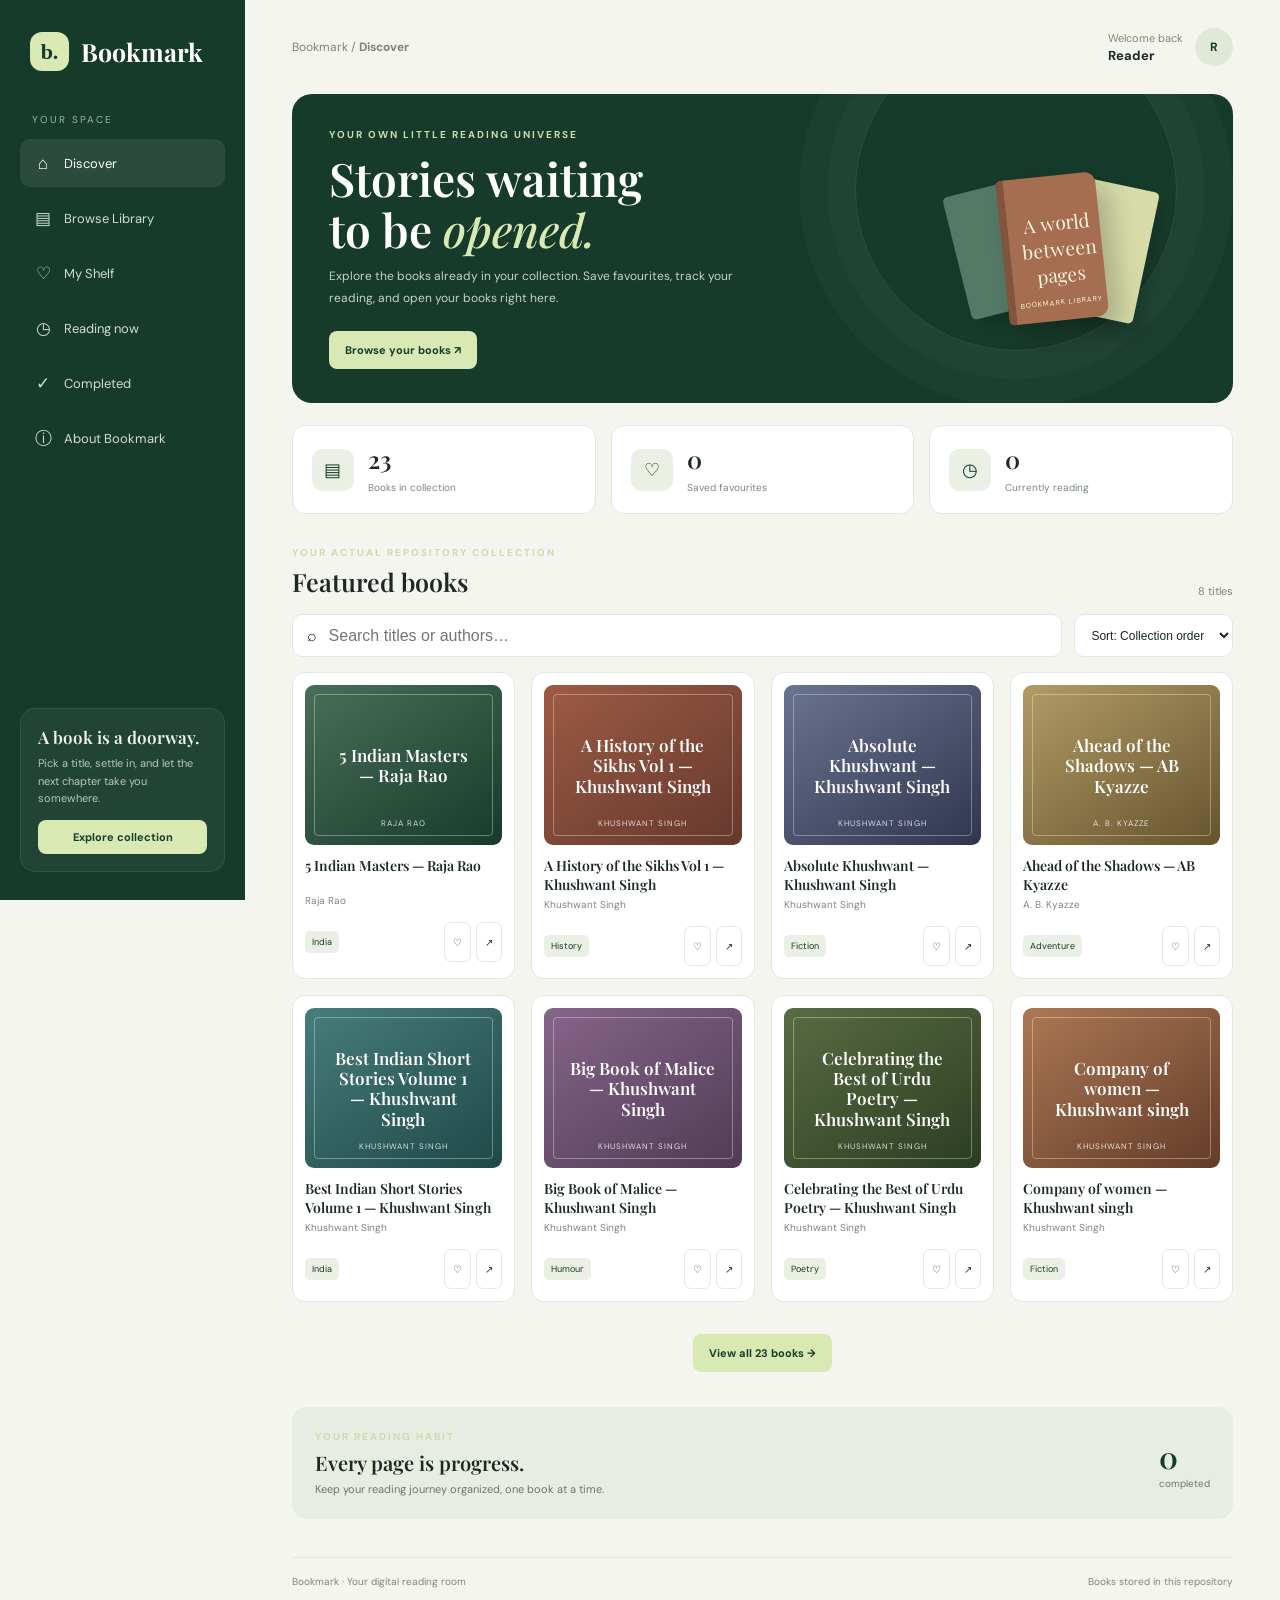
<file: index.html>
<!DOCTYPE html><html lang="en"><head><meta charset="UTF-8"><meta name="viewport" content="width=device-width,initial-scale=1"><meta name="theme-color" content="#10271d"><title>Discover — Bookmark</title><link href="https://fonts.googleapis.com/css2?family=DM+Sans:wght@400;500;600;700&family=Playfair+Display:wght@500;600;700&display=swap" rel="stylesheet"><link rel="stylesheet" href="library.css"></head><body data-view="discover"><div class="layout"><aside class="sidebar"><a class="logo" href="index.html"><span class="logo-icon">b.</span> Bookmark</a><div class="side-label">YOUR SPACE</div><nav class="nav"><a href="index.html" class="active"><span class="symbol">⌂</span>Discover</a><a href="browse.html"><span class="symbol">▤</span>Browse Library</a><a href="shelf.html" ><span class="symbol">♡</span>My Shelf</a><a href="reading.html" ><span class="symbol">◷</span>Reading now</a><a href="completed.html" ><span class="symbol">✓</span>Completed</a><a href="about.html"><span class="symbol">ⓘ</span>About Bookmark</a></nav><div class="sidebar-bottom"><h3>A book is a doorway.</h3><p>Pick a title, settle in, and let the next chapter take you somewhere.</p><a href="browse.html">Explore collection</a></div></aside><main><header class="top"><div class="breadcrumb">Bookmark / <strong id="pageName">Discover</strong></div><div class="profile-area"><div class="welcome">Welcome back<strong>Reader</strong></div><div class="profile">R</div></div></header><section class="hero"><div class="hero-copy"><div class="eyebrow">Your own little reading universe</div><h1>Stories waiting<br>to be <em>opened.</em></h1><p>Explore the books already in your collection. Save favourites, track your reading, and open your books right here.</p><a class="hero-button" href="browse.html">Browse your books ↗</a></div><div class="hero-art"><div class="stack2"></div><div class="stack3"></div><div class="book-stack">A world<br>between<br>pages</div></div></section><section class="stats"><div class="stat"><div class="stat-icon">▤</div><div><strong id="total">0</strong><span>Books in collection</span></div></div><div class="stat"><div class="stat-icon">♡</div><div><strong id="favCount">0</strong><span>Saved favourites</span></div></div><div class="stat"><div class="stat-icon">◷</div><div><strong id="readingCount">0</strong><span>Currently reading</span></div></div></section><section id="library"><div class="section-head"><div><div class="eyebrow">Your actual repository collection</div><h2 id="sectionTitle">All books</h2></div><p id="bookCount">—</p></div><div class="toolbar"><label class="search">⌕ <input id="search" placeholder="Search titles or authors…"></label><select class="select" id="sort"><option value="default">Sort: Collection order</option><option value="title">Title A–Z</option><option value="author">Author A–Z</option></select></div><div class="filters" id="filters" style="display:none"></div><div class="grid" id="grid"></div><div style="display:flex;justify-content:center;margin-top:22px"><a class="hero-button" href="browse.html">View all 23 books →</a></div></section><section class="reading-strip"><div><div class="eyebrow">Your reading habit</div><h3>Every page is progress.</h3><p>Keep your reading journey organized, one book at a time.</p></div><div><div class="strip-count" id="completedNum">0</div><p style="font-size:10px;color:#6b7a6e">completed</p></div></section><footer><span>Bookmark · Your digital reading room</span><span>Books stored in this repository</span></footer></main></div><div class="modal" id="modal" onclick="if(event.target===this)closeModal()"><div class="modal-box"><div class="modal-head"><span class="eyebrow">BOOK DETAILS</span><button class="close" onclick="closeModal()">×</button></div><div id="detail"></div></div></div><script src="app.js"></script></body></html>
</file>
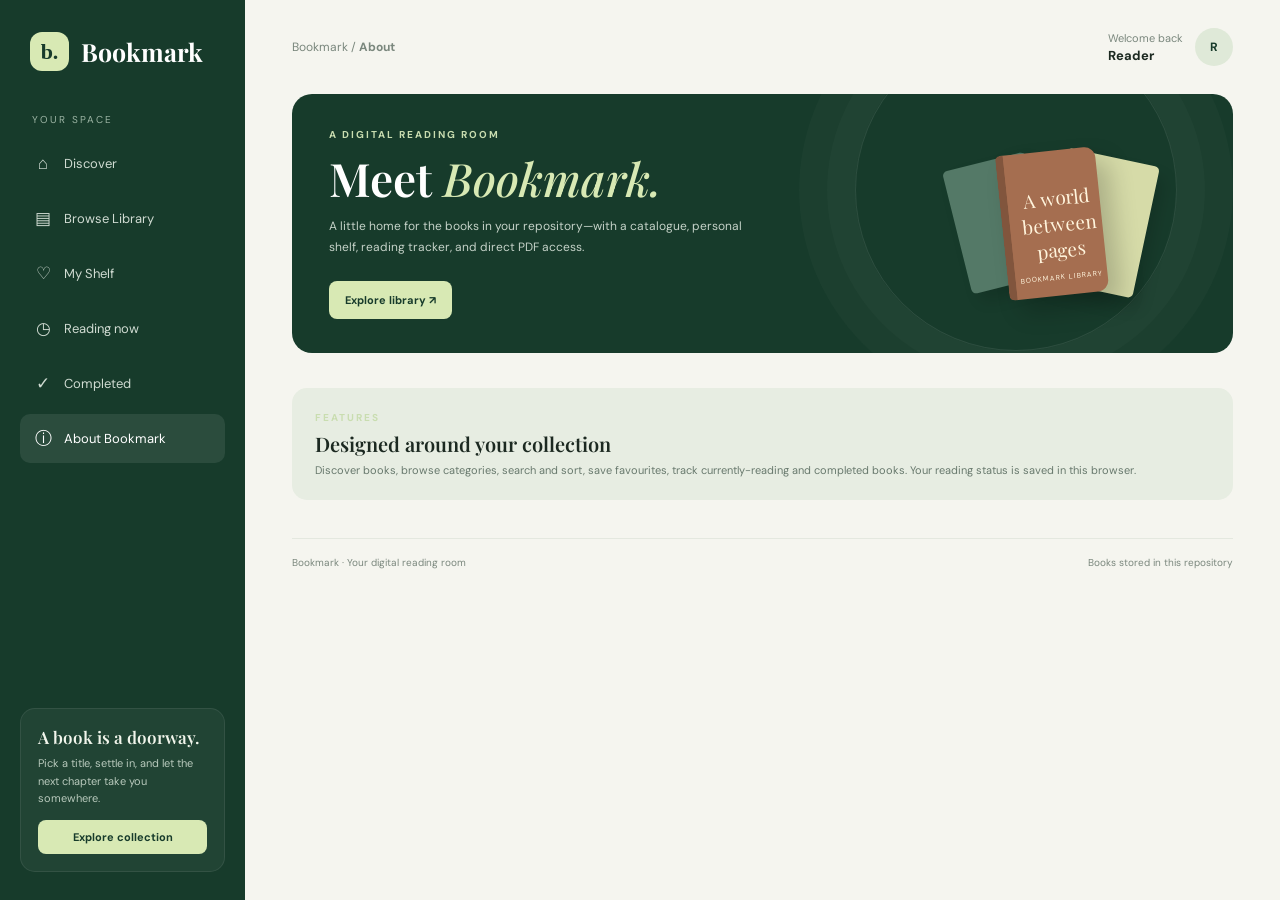
<file: about.html>
<!DOCTYPE html><html lang="en"><head><meta charset="UTF-8"><meta name="viewport" content="width=device-width,initial-scale=1"><title>About Bookmark</title><link href="https://fonts.googleapis.com/css2?family=DM+Sans:wght@400;500;600;700&family=Playfair+Display:wght@500;600;700&display=swap" rel="stylesheet"><link rel="stylesheet" href="library.css"></head><body><div class="layout"><aside class="sidebar"><a class="logo" href="index.html"><span class="logo-icon">b.</span> Bookmark</a><div class="side-label">YOUR SPACE</div><nav class="nav"><a href="index.html"><span class="symbol">⌂</span>Discover</a><a href="browse.html"><span class="symbol">▤</span>Browse Library</a><a href="shelf.html"><span class="symbol">♡</span>My Shelf</a><a href="reading.html"><span class="symbol">◷</span>Reading now</a><a href="completed.html"><span class="symbol">✓</span>Completed</a><a href="about.html" class="active"><span class="symbol">ⓘ</span>About Bookmark</a></nav><div class="sidebar-bottom"><h3>A book is a doorway.</h3><p>Pick a title, settle in, and let the next chapter take you somewhere.</p><a href="browse.html">Explore collection</a></div></aside><main><header class="top"><div class="breadcrumb">Bookmark / <strong>About</strong></div><div class="profile-area"><div class="welcome">Welcome back<strong>Reader</strong></div><div class="profile">R</div></div></header><section class="hero"><div class="hero-copy"><div class="eyebrow">A digital reading room</div><h1>Meet <em>Bookmark.</em></h1><p>A little home for the books in your repository—with a catalogue, personal shelf, reading tracker, and direct PDF access.</p><a class="hero-button" href="browse.html">Explore library ↗</a></div><div class="hero-art"><div class="stack2"></div><div class="stack3"></div><div class="book-stack">A world<br>between<br>pages</div></div></section><section class="reading-strip"><div><div class="eyebrow">Features</div><h3>Designed around your collection</h3><p>Discover books, browse categories, search and sort, save favourites, track currently-reading and completed books. Your reading status is saved in this browser.</p></div></section><footer><span>Bookmark · Your digital reading room</span><span>Books stored in this repository</span></footer></main></div></body></html>
</file>
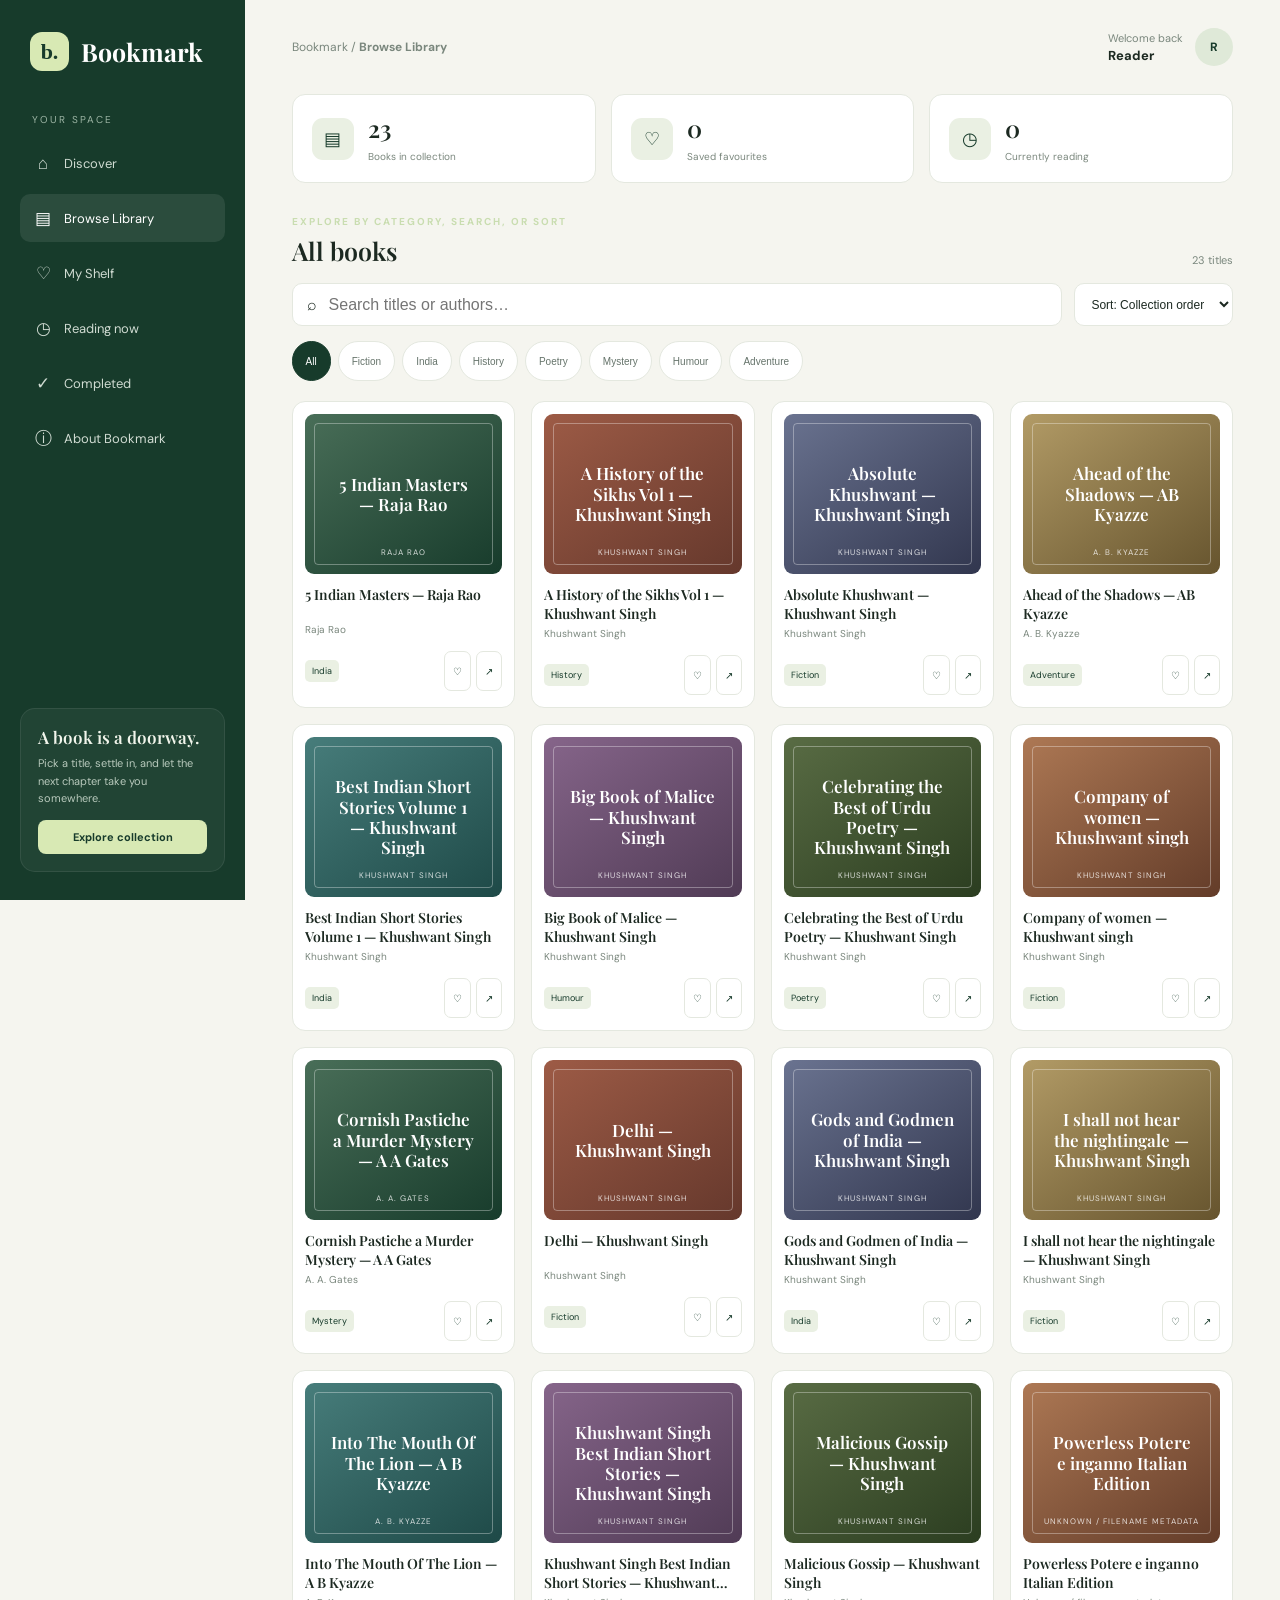
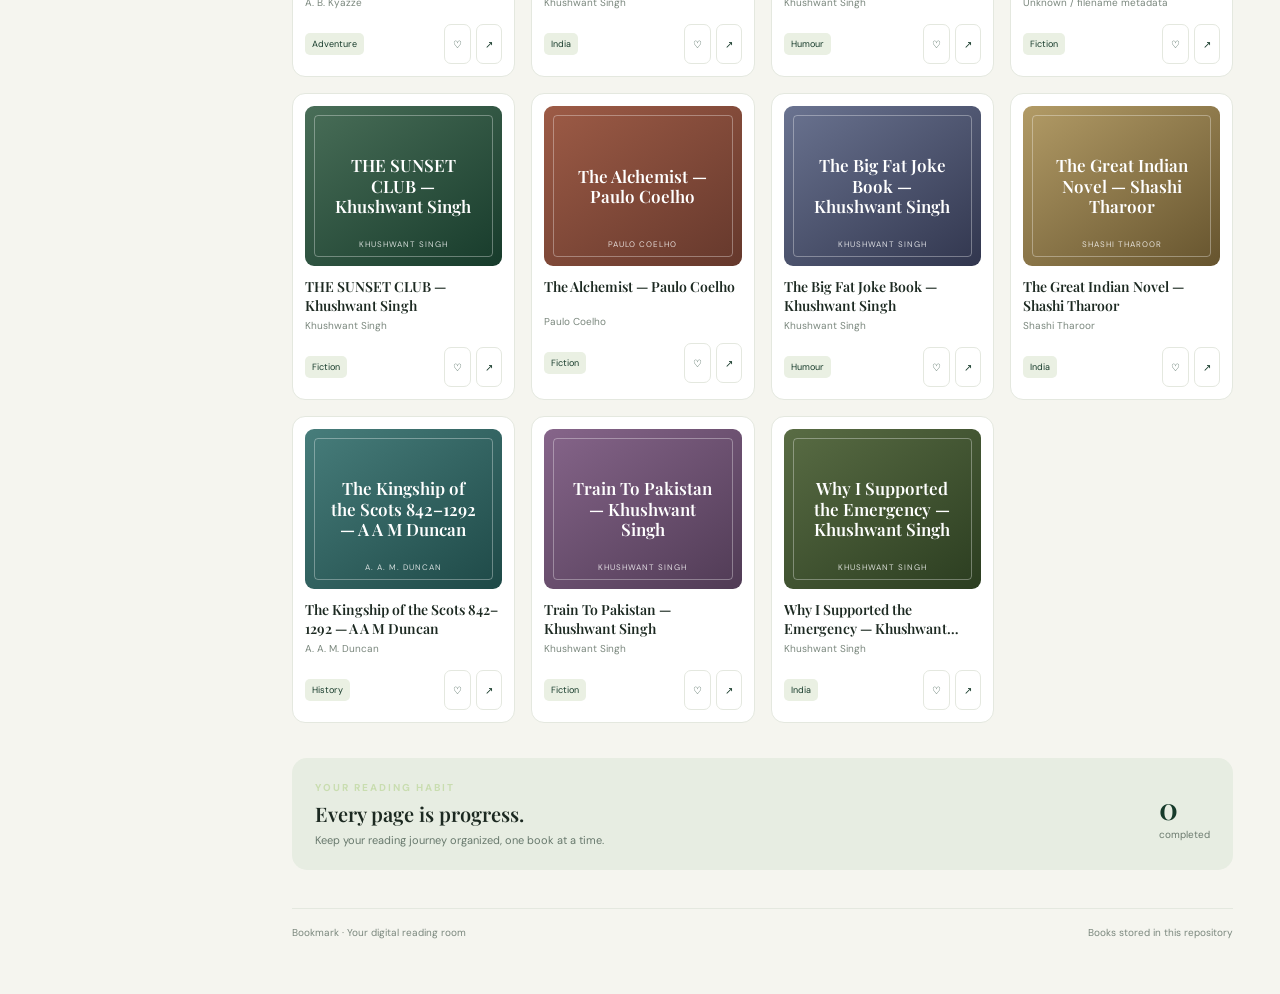
<file: browse.html>
<!DOCTYPE html><html lang="en"><head><meta charset="UTF-8"><meta name="viewport" content="width=device-width,initial-scale=1"><meta name="theme-color" content="#10271d"><title>Browse Library — Bookmark</title><link href="https://fonts.googleapis.com/css2?family=DM+Sans:wght@400;500;600;700&family=Playfair+Display:wght@500;600;700&display=swap" rel="stylesheet"><link rel="stylesheet" href="library.css"></head><body data-view="browse"><div class="layout"><aside class="sidebar"><a class="logo" href="index.html"><span class="logo-icon">b.</span> Bookmark</a><div class="side-label">YOUR SPACE</div><nav class="nav"><a href="index.html" ><span class="symbol">⌂</span>Discover</a><a href="browse.html" class="active"><span class="symbol">▤</span>Browse Library</a><a href="shelf.html" ><span class="symbol">♡</span>My Shelf</a><a href="reading.html" ><span class="symbol">◷</span>Reading now</a><a href="completed.html" ><span class="symbol">✓</span>Completed</a><a href="about.html"><span class="symbol">ⓘ</span>About Bookmark</a></nav><div class="sidebar-bottom"><h3>A book is a doorway.</h3><p>Pick a title, settle in, and let the next chapter take you somewhere.</p><a href="browse.html">Explore collection</a></div></aside><main><header class="top"><div class="breadcrumb">Bookmark / <strong id="pageName">Browse Library</strong></div><div class="profile-area"><div class="welcome">Welcome back<strong>Reader</strong></div><div class="profile">R</div></div></header><section class="stats"><div class="stat"><div class="stat-icon">▤</div><div><strong id="total">0</strong><span>Books in collection</span></div></div><div class="stat"><div class="stat-icon">♡</div><div><strong id="favCount">0</strong><span>Saved favourites</span></div></div><div class="stat"><div class="stat-icon">◷</div><div><strong id="readingCount">0</strong><span>Currently reading</span></div></div></section><section id="library"><div class="section-head"><div><div class="eyebrow">Explore by category, search, or sort</div><h2 id="sectionTitle">Browse the collection</h2></div><p id="bookCount">—</p></div><div class="toolbar"><label class="search">⌕ <input id="search" placeholder="Search titles or authors…"></label><select class="select" id="sort"><option value="default">Sort: Collection order</option><option value="title">Title A–Z</option><option value="author">Author A–Z</option></select></div><div class="filters" id="filters"></div><div class="grid" id="grid"></div></section><section class="reading-strip"><div><div class="eyebrow">Your reading habit</div><h3>Every page is progress.</h3><p>Keep your reading journey organized, one book at a time.</p></div><div><div class="strip-count" id="completedNum">0</div><p style="font-size:10px;color:#6b7a6e">completed</p></div></section><footer><span>Bookmark · Your digital reading room</span><span>Books stored in this repository</span></footer></main></div><div class="modal" id="modal" onclick="if(event.target===this)closeModal()"><div class="modal-box"><div class="modal-head"><span class="eyebrow">BOOK DETAILS</span><button class="close" onclick="closeModal()">×</button></div><div id="detail"></div></div></div><script src="app.js"></script></body></html>
</file>
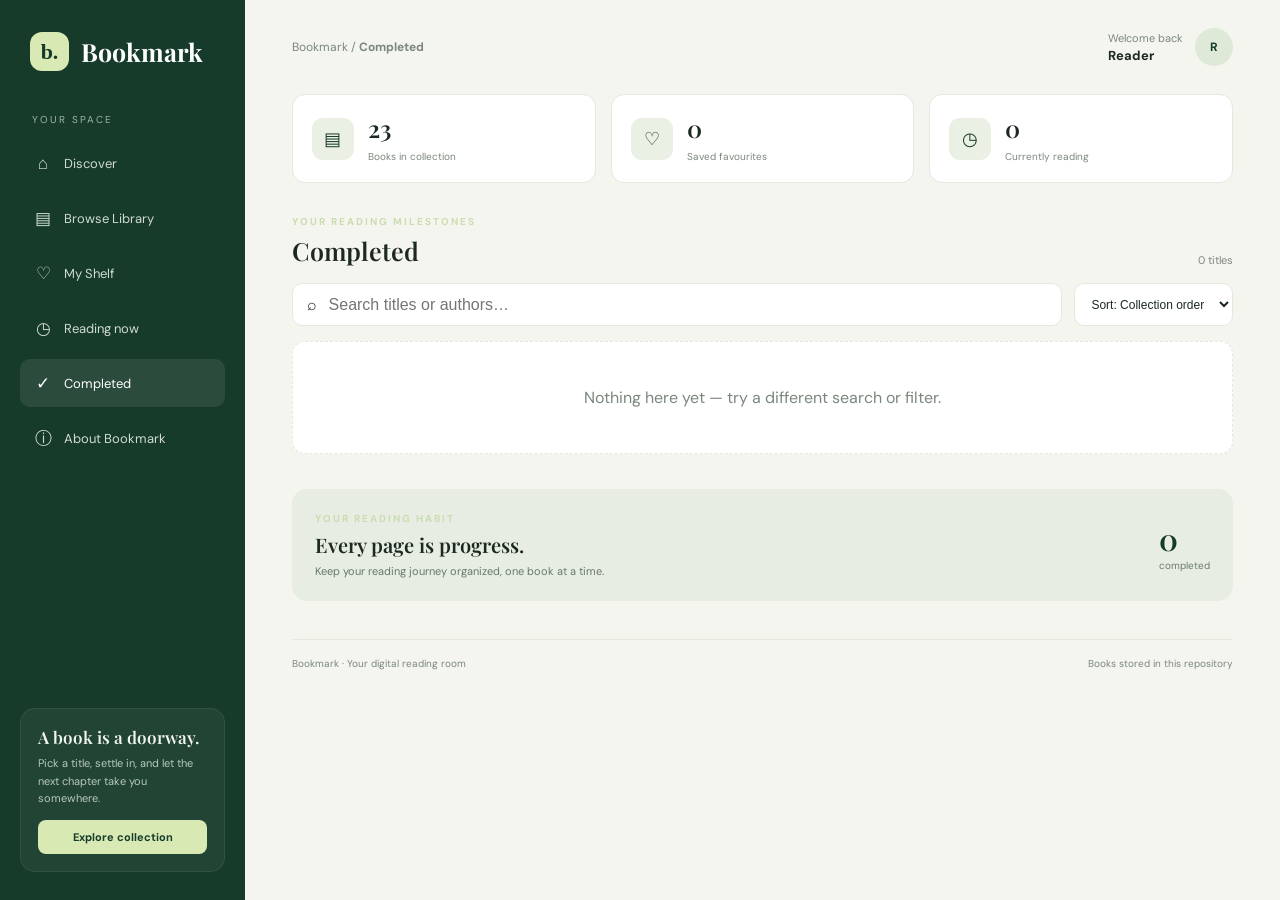
<file: completed.html>
<!DOCTYPE html><html lang="en"><head><meta charset="UTF-8"><meta name="viewport" content="width=device-width,initial-scale=1"><meta name="theme-color" content="#10271d"><title>Completed — Bookmark</title><link href="https://fonts.googleapis.com/css2?family=DM+Sans:wght@400;500;600;700&family=Playfair+Display:wght@500;600;700&display=swap" rel="stylesheet"><link rel="stylesheet" href="library.css"></head><body data-view="completed"><div class="layout"><aside class="sidebar"><a class="logo" href="index.html"><span class="logo-icon">b.</span> Bookmark</a><div class="side-label">YOUR SPACE</div><nav class="nav"><a href="index.html" ><span class="symbol">⌂</span>Discover</a><a href="browse.html"><span class="symbol">▤</span>Browse Library</a><a href="shelf.html" ><span class="symbol">♡</span>My Shelf</a><a href="reading.html" ><span class="symbol">◷</span>Reading now</a><a href="completed.html" class="active"><span class="symbol">✓</span>Completed</a><a href="about.html"><span class="symbol">ⓘ</span>About Bookmark</a></nav><div class="sidebar-bottom"><h3>A book is a doorway.</h3><p>Pick a title, settle in, and let the next chapter take you somewhere.</p><a href="browse.html">Explore collection</a></div></aside><main><header class="top"><div class="breadcrumb">Bookmark / <strong id="pageName">Completed</strong></div><div class="profile-area"><div class="welcome">Welcome back<strong>Reader</strong></div><div class="profile">R</div></div></header><section class="stats"><div class="stat"><div class="stat-icon">▤</div><div><strong id="total">0</strong><span>Books in collection</span></div></div><div class="stat"><div class="stat-icon">♡</div><div><strong id="favCount">0</strong><span>Saved favourites</span></div></div><div class="stat"><div class="stat-icon">◷</div><div><strong id="readingCount">0</strong><span>Currently reading</span></div></div></section><section id="library"><div class="section-head"><div><div class="eyebrow">Your reading milestones</div><h2 id="sectionTitle">Finished books</h2></div><p id="bookCount">—</p></div><div class="toolbar"><label class="search">⌕ <input id="search" placeholder="Search titles or authors…"></label><select class="select" id="sort"><option value="default">Sort: Collection order</option><option value="title">Title A–Z</option><option value="author">Author A–Z</option></select></div><div id="filters" style="display:none"></div><div class="grid" id="grid"></div></section><section class="reading-strip"><div><div class="eyebrow">Your reading habit</div><h3>Every page is progress.</h3><p>Keep your reading journey organized, one book at a time.</p></div><div><div class="strip-count" id="completedNum">0</div><p style="font-size:10px;color:#6b7a6e">completed</p></div></section><footer><span>Bookmark · Your digital reading room</span><span>Books stored in this repository</span></footer></main></div><div class="modal" id="modal" onclick="if(event.target===this)closeModal()"><div class="modal-box"><div class="modal-head"><span class="eyebrow">BOOK DETAILS</span><button class="close" onclick="closeModal()">×</button></div><div id="detail"></div></div></div><script src="app.js"></script></body></html>
</file>
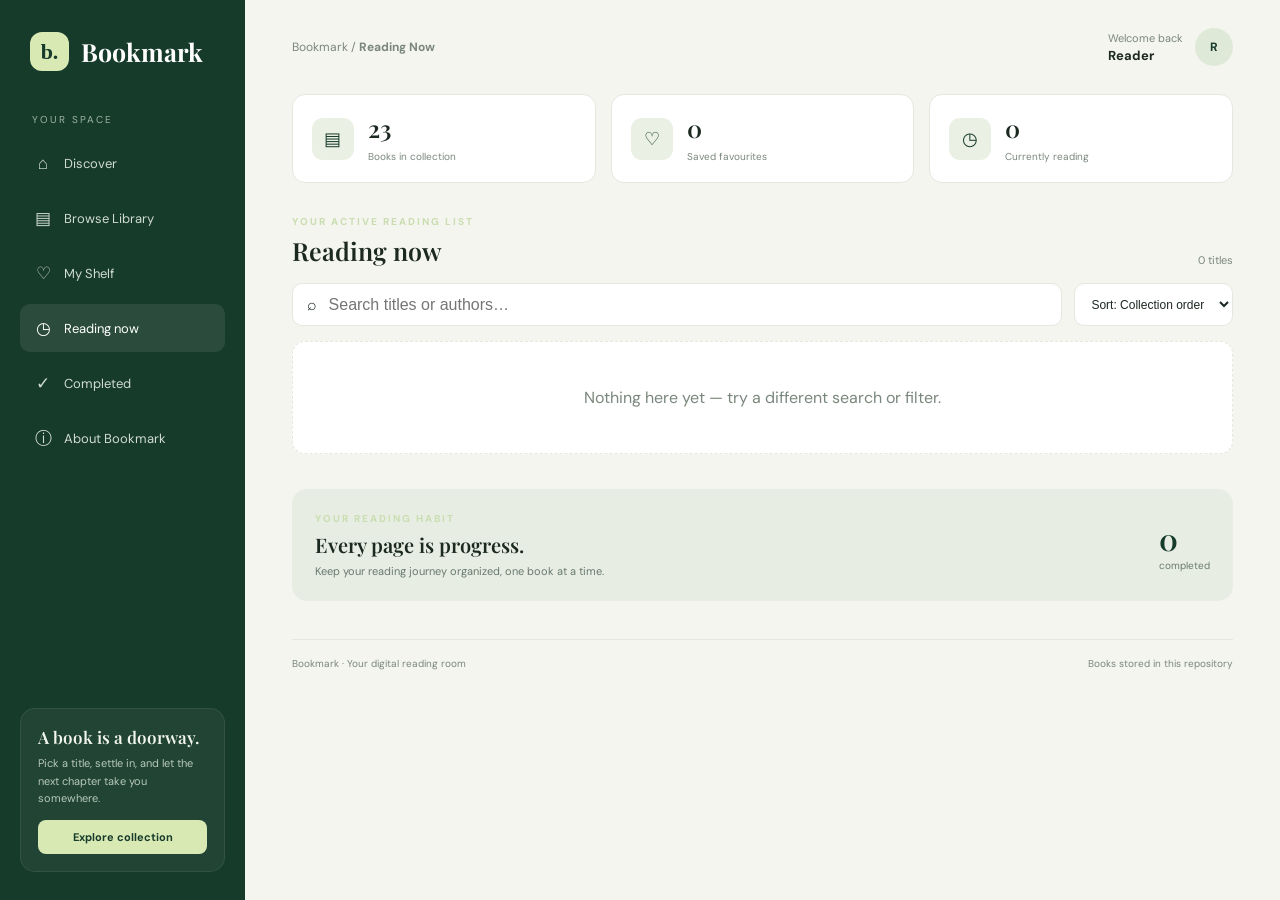
<file: reading.html>
<!DOCTYPE html><html lang="en"><head><meta charset="UTF-8"><meta name="viewport" content="width=device-width,initial-scale=1"><meta name="theme-color" content="#10271d"><title>Reading Now — Bookmark</title><link href="https://fonts.googleapis.com/css2?family=DM+Sans:wght@400;500;600;700&family=Playfair+Display:wght@500;600;700&display=swap" rel="stylesheet"><link rel="stylesheet" href="library.css"></head><body data-view="reading"><div class="layout"><aside class="sidebar"><a class="logo" href="index.html"><span class="logo-icon">b.</span> Bookmark</a><div class="side-label">YOUR SPACE</div><nav class="nav"><a href="index.html" ><span class="symbol">⌂</span>Discover</a><a href="browse.html"><span class="symbol">▤</span>Browse Library</a><a href="shelf.html" ><span class="symbol">♡</span>My Shelf</a><a href="reading.html" class="active"><span class="symbol">◷</span>Reading now</a><a href="completed.html" ><span class="symbol">✓</span>Completed</a><a href="about.html"><span class="symbol">ⓘ</span>About Bookmark</a></nav><div class="sidebar-bottom"><h3>A book is a doorway.</h3><p>Pick a title, settle in, and let the next chapter take you somewhere.</p><a href="browse.html">Explore collection</a></div></aside><main><header class="top"><div class="breadcrumb">Bookmark / <strong id="pageName">Reading Now</strong></div><div class="profile-area"><div class="welcome">Welcome back<strong>Reader</strong></div><div class="profile">R</div></div></header><section class="stats"><div class="stat"><div class="stat-icon">▤</div><div><strong id="total">0</strong><span>Books in collection</span></div></div><div class="stat"><div class="stat-icon">♡</div><div><strong id="favCount">0</strong><span>Saved favourites</span></div></div><div class="stat"><div class="stat-icon">◷</div><div><strong id="readingCount">0</strong><span>Currently reading</span></div></div></section><section id="library"><div class="section-head"><div><div class="eyebrow">Your active reading list</div><h2 id="sectionTitle">Currently reading</h2></div><p id="bookCount">—</p></div><div class="toolbar"><label class="search">⌕ <input id="search" placeholder="Search titles or authors…"></label><select class="select" id="sort"><option value="default">Sort: Collection order</option><option value="title">Title A–Z</option><option value="author">Author A–Z</option></select></div><div id="filters" style="display:none"></div><div class="grid" id="grid"></div></section><section class="reading-strip"><div><div class="eyebrow">Your reading habit</div><h3>Every page is progress.</h3><p>Keep your reading journey organized, one book at a time.</p></div><div><div class="strip-count" id="completedNum">0</div><p style="font-size:10px;color:#6b7a6e">completed</p></div></section><footer><span>Bookmark · Your digital reading room</span><span>Books stored in this repository</span></footer></main></div><div class="modal" id="modal" onclick="if(event.target===this)closeModal()"><div class="modal-box"><div class="modal-head"><span class="eyebrow">BOOK DETAILS</span><button class="close" onclick="closeModal()">×</button></div><div id="detail"></div></div></div><script src="app.js"></script></body></html>
</file>
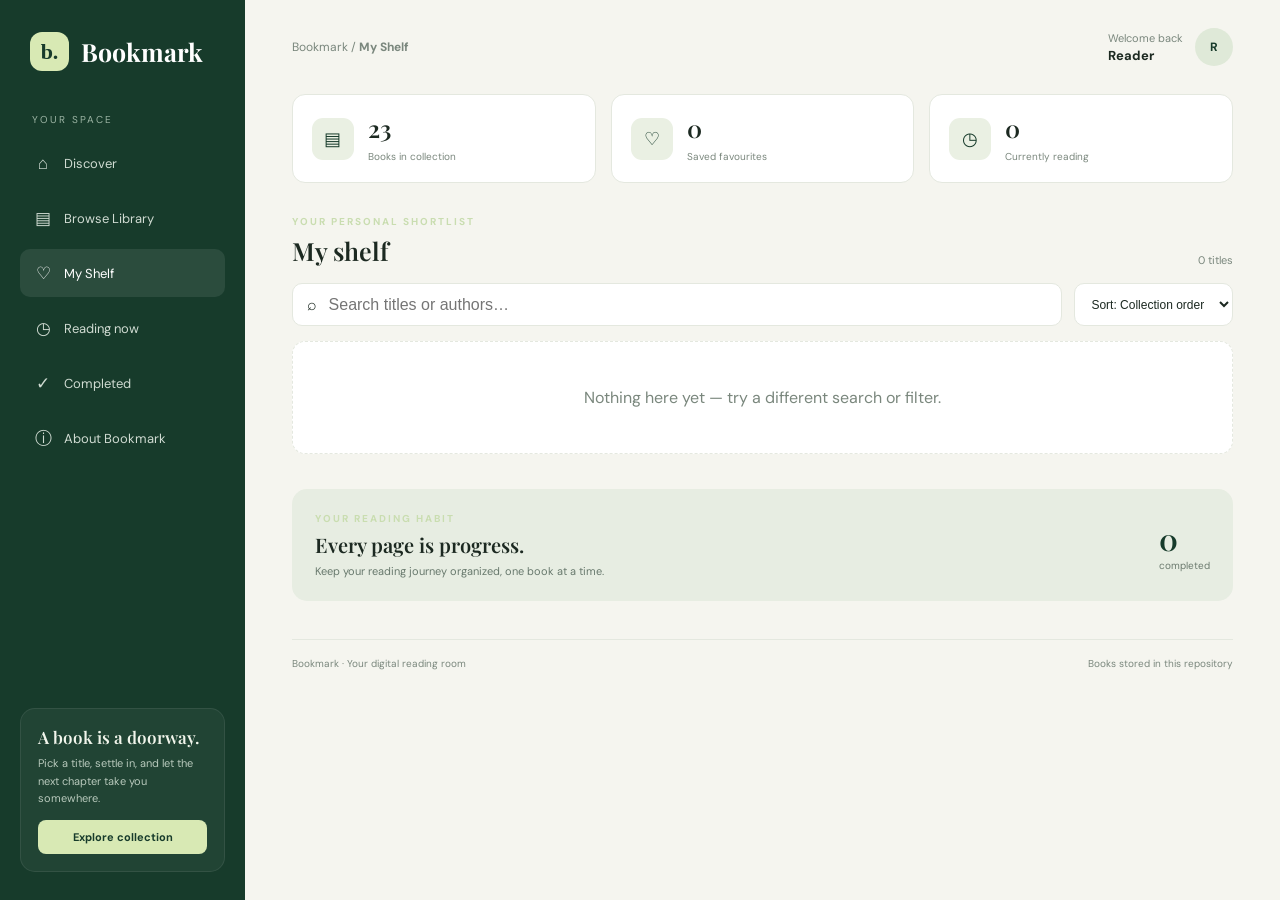
<file: shelf.html>
<!DOCTYPE html><html lang="en"><head><meta charset="UTF-8"><meta name="viewport" content="width=device-width,initial-scale=1"><meta name="theme-color" content="#10271d"><title>My Shelf — Bookmark</title><link href="https://fonts.googleapis.com/css2?family=DM+Sans:wght@400;500;600;700&family=Playfair+Display:wght@500;600;700&display=swap" rel="stylesheet"><link rel="stylesheet" href="library.css"></head><body data-view="saved"><div class="layout"><aside class="sidebar"><a class="logo" href="index.html"><span class="logo-icon">b.</span> Bookmark</a><div class="side-label">YOUR SPACE</div><nav class="nav"><a href="index.html" ><span class="symbol">⌂</span>Discover</a><a href="browse.html"><span class="symbol">▤</span>Browse Library</a><a href="shelf.html" class="active"><span class="symbol">♡</span>My Shelf</a><a href="reading.html" ><span class="symbol">◷</span>Reading now</a><a href="completed.html" ><span class="symbol">✓</span>Completed</a><a href="about.html"><span class="symbol">ⓘ</span>About Bookmark</a></nav><div class="sidebar-bottom"><h3>A book is a doorway.</h3><p>Pick a title, settle in, and let the next chapter take you somewhere.</p><a href="browse.html">Explore collection</a></div></aside><main><header class="top"><div class="breadcrumb">Bookmark / <strong id="pageName">My Shelf</strong></div><div class="profile-area"><div class="welcome">Welcome back<strong>Reader</strong></div><div class="profile">R</div></div></header><section class="stats"><div class="stat"><div class="stat-icon">▤</div><div><strong id="total">0</strong><span>Books in collection</span></div></div><div class="stat"><div class="stat-icon">♡</div><div><strong id="favCount">0</strong><span>Saved favourites</span></div></div><div class="stat"><div class="stat-icon">◷</div><div><strong id="readingCount">0</strong><span>Currently reading</span></div></div></section><section id="library"><div class="section-head"><div><div class="eyebrow">Your personal shortlist</div><h2 id="sectionTitle">Your saved books</h2></div><p id="bookCount">—</p></div><div class="toolbar"><label class="search">⌕ <input id="search" placeholder="Search titles or authors…"></label><select class="select" id="sort"><option value="default">Sort: Collection order</option><option value="title">Title A–Z</option><option value="author">Author A–Z</option></select></div><div id="filters" style="display:none"></div><div class="grid" id="grid"></div></section><section class="reading-strip"><div><div class="eyebrow">Your reading habit</div><h3>Every page is progress.</h3><p>Keep your reading journey organized, one book at a time.</p></div><div><div class="strip-count" id="completedNum">0</div><p style="font-size:10px;color:#6b7a6e">completed</p></div></section><footer><span>Bookmark · Your digital reading room</span><span>Books stored in this repository</span></footer></main></div><div class="modal" id="modal" onclick="if(event.target===this)closeModal()"><div class="modal-box"><div class="modal-head"><span class="eyebrow">BOOK DETAILS</span><button class="close" onclick="closeModal()">×</button></div><div id="detail"></div></div></div><script src="app.js"></script></body></html>
</file>
<file: library.css>
:root{--forest:#173b2b;--forest2:#214b36;--paper:#f5f5ef;--card:#fff;--ink:#1c2921;--muted:#7a877d;--line:#e4e8df;--lime:#d8e9b4;--shadow:0 12px 30px #12261b0c}*{box-sizing:border-box}body{margin:0;background:var(--paper);color:var(--ink);font-family:'DM Sans',sans-serif}.layout{max-width:1500px;margin:auto;min-height:100vh;display:grid;grid-template-columns:245px 1fr}.sidebar{background:var(--forest);color:#f1f5eb;padding:28px 20px;display:flex;flex-direction:column;position:sticky;top:0;height:100vh}.logo{display:flex;align-items:center;gap:12px;font:700 25px 'Playfair Display',serif;margin:4px 10px 42px;color:white;text-decoration:none}.logo-icon{width:39px;height:39px;background:var(--lime);color:var(--forest);border-radius:12px;display:grid;place-items:center;font:700 22px Georgia}.side-label{font-size:10px;letter-spacing:2px;color:#9cb4a4;margin:0 12px 13px}.nav{display:grid;gap:7px}.nav a{border:0;text-align:left;text-decoration:none;background:transparent;color:#d0dbd2;padding:13px 14px;border-radius:10px;font-size:13px;display:flex;gap:12px;align-items:center}.nav a.active,.nav a:hover{background:#ffffff16;color:white}.nav .symbol{width:18px;text-align:center;font-size:17px}.sidebar-bottom{margin-top:auto;background:#ffffff0c;border:1px solid #ffffff14;border-radius:15px;padding:17px}.sidebar-bottom h3{font:600 17px 'Playfair Display',serif;margin:0 0 7px}.sidebar-bottom p{font-size:11px;line-height:1.6;color:#b8c9bc;margin:0 0 12px}.sidebar-bottom a{display:block;text-align:center;text-decoration:none;background:var(--lime);color:var(--forest);font-weight:700;font-size:11px;padding:10px 12px;border-radius:8px}main{padding:28px 4.5% 55px;min-width:0}.top{display:flex;justify-content:space-between;align-items:center;margin-bottom:28px}.breadcrumb{font-size:12px;color:var(--muted)}.profile-area{display:flex;align-items:center;gap:12px}.profile{width:38px;height:38px;border-radius:50%;background:#dfe9d8;color:var(--forest);display:grid;place-items:center;font-weight:700;font-size:12px}.welcome{font-size:11px;color:var(--muted)}.welcome strong{display:block;color:var(--ink);font-size:13px;margin-top:2px}.hero{background:var(--forest);color:#fff;border-radius:20px;padding:34px 4%;display:flex;justify-content:space-between;align-items:center;overflow:hidden;position:relative;min-height:225px}.hero:after{content:"";position:absolute;width:320px;height:320px;border:1px solid #ffffff18;border-radius:50%;right:6%;top:-65px;box-shadow:0 0 0 28px #ffffff05,0 0 0 56px #ffffff05}.hero-copy{position:relative;z-index:1;max-width:560px}.eyebrow{font-size:10px;letter-spacing:2px;color:#c9ddb0;text-transform:uppercase;font-weight:700}.hero h1{font:600 clamp(30px,3.7vw,46px)/1.1 'Playfair Display',serif;margin:12px 0}.hero h1 em{color:#d8e9b4;font-weight:500}.hero p{color:#c5d2c8;font-size:12px;line-height:1.8;max-width:420px}.hero-button{background:var(--lime);border:0;border-radius:8px;padding:12px 16px;color:var(--forest);font-weight:700;font-size:11px;margin-top:10px;text-decoration:none;display:inline-block}.hero-art{position:relative;z-index:1;margin-right:5%;height:175px;width:200px;display:flex;align-items:center;justify-content:center}.book-stack{position:relative;transform:rotate(-6deg);width:100px;height:145px;border-radius:5px 11px 11px 5px;background:#a56e50;box-shadow:12px 14px 25px #0003;border-left:8px solid #81553d;display:grid;place-items:center;text-align:center;font:19px 'Playfair Display',serif;color:#fff4dc;padding:12px}.book-stack:after{content:"BOOKMARK LIBRARY";position:absolute;bottom:14px;font:7px 'DM Sans';letter-spacing:1px}.stack2{position:absolute;width:94px;height:134px;background:#d6dba8;right:5px;transform:rotate(12deg);border-radius:5px;box-shadow:8px 10px 15px #0002}.stack3{position:absolute;width:85px;height:126px;background:#547967;left:4px;transform:rotate(-14deg);border-radius:5px;box-shadow:8px 10px 15px #0002}.stats{display:grid;grid-template-columns:repeat(3,1fr);gap:15px;margin:22px 0}.stat{background:var(--card);border:1px solid var(--line);border-radius:13px;padding:17px 19px;display:flex;align-items:center;gap:14px}.stat-icon{width:42px;height:42px;border-radius:11px;background:#eaf0e3;display:grid;place-items:center;color:var(--forest);font-size:18px}.stat strong{font:600 24px 'Playfair Display',serif;display:block}.stat span{font-size:10px;color:var(--muted)}.section-head{display:flex;justify-content:space-between;align-items:end;margin:32px 0 16px}.section-head h2{font:600 25px 'Playfair Display',serif;margin:6px 0 0}.section-head p{font-size:11px;color:var(--muted);margin:0}.toolbar{display:flex;gap:12px;flex-wrap:wrap;align-items:center;margin-bottom:15px}.search{display:flex;align-items:center;gap:10px;background:#fff;border:1px solid var(--line);border-radius:10px;padding:0 14px;height:43px;flex:1;min-width:230px}.search input{border:0;outline:0;width:100%;background:transparent;font-size:12px}.select{height:43px;border:1px solid var(--line);background:#fff;border-radius:10px;padding:0 12px;font-size:12px;color:var(--ink)}.filters{display:flex;gap:7px;flex-wrap:wrap;margin:15px 0 20px}.filter{border:1px solid var(--line);background:#fff;border-radius:24px;padding:9px 13px;font-size:10px;color:#66746b;cursor:pointer}.filter.active{background:var(--forest);border-color:var(--forest);color:white}.grid{display:grid;grid-template-columns:repeat(4,minmax(0,1fr));gap:16px}.book{background:var(--card);border:1px solid var(--line);border-radius:13px;padding:12px;transition:transform .2s,box-shadow .2s;min-width:0;cursor:pointer}.book:hover{transform:translateY(-3px);box-shadow:var(--shadow)}.cover{height:160px;border-radius:9px;display:flex;align-items:center;justify-content:center;text-align:center;padding:16px;color:#fff;position:relative;overflow:hidden;background:linear-gradient(145deg,#496e58,#173b2b)}.cover:before{content:"";position:absolute;inset:9px;border:1px solid #ffffff55;border-radius:4px}.cover .cover-title{position:relative;font:600 17px/1.2 'Playfair Display',serif;max-width:145px}.cover .cover-author{position:absolute;bottom:17px;font-size:8px;letter-spacing:1px;text-transform:uppercase;opacity:.8}.cover.c2{background:linear-gradient(145deg,#9d5b46,#65382c)}.cover.c3{background:linear-gradient(145deg,#6a7390,#31364e)}.cover.c4{background:linear-gradient(145deg,#b29b66,#66542e)}.cover.c5{background:linear-gradient(145deg,#477d7b,#1e4947)}.cover.c6{background:linear-gradient(145deg,#86658a,#503b55)}.cover.c7{background:linear-gradient(145deg,#596c44,#2b3d20)}.cover.c8{background:linear-gradient(145deg,#ad7854,#633c29)}.book-title{font:600 14px 'Playfair Display',serif;margin:11px 0 4px;display:-webkit-box;-webkit-line-clamp:2;-webkit-box-orient:vertical;overflow:hidden;min-height:34px}.author{font-size:10px;color:var(--muted);min-height:16px}.book-foot{display:flex;justify-content:space-between;align-items:center;margin-top:12px}.category{font-size:9px;color:var(--forest);background:#eaf0e3;padding:5px 7px;border-radius:5px}.book-actions{display:flex;gap:5px}.mini{border:1px solid var(--line);background:#fff;border-radius:7px;padding:7px 8px;color:var(--forest);font-size:10px;cursor:pointer}.mini.saved{color:#c65d56}.empty{grid-column:1/-1;text-align:center;padding:45px;background:#fff;border:1px dashed var(--line);border-radius:13px;color:var(--muted)}.reading-strip{margin-top:35px;background:#e7ede2;border-radius:15px;padding:23px;display:flex;justify-content:space-between;align-items:center;gap:20px}.reading-strip h3{font:600 20px 'Playfair Display',serif;margin:6px 0}.reading-strip p{font-size:11px;color:#68796d;margin:0}.strip-count{font:600 30px 'Playfair Display',serif;color:var(--forest)}footer{display:flex;justify-content:space-between;border-top:1px solid var(--line);margin-top:38px;padding-top:17px;font-size:10px;color:var(--muted)}.modal{position:fixed;inset:0;background:#0c2018c9;z-index:10;display:none;align-items:center;justify-content:center;padding:20px}.modal.open{display:flex}.modal-box{background:var(--paper);width:min(720px,100%);max-height:90vh;overflow:auto;border-radius:16px;padding:24px}.modal-head{display:flex;justify-content:space-between;align-items:center}.close{border:0;background:#e3eadb;border-radius:50%;width:35px;height:35px;color:var(--forest);font-size:20px;cursor:pointer}.detail{display:grid;grid-template-columns:190px 1fr;gap:24px;margin-top:22px}.detail .cover{height:260px}.detail h2{font:600 27px 'Playfair Display',serif;margin:8px 0}.detail p{font-size:12px;color:var(--muted);line-height:1.7}.detail-actions{display:flex;gap:8px;flex-wrap:wrap;margin-top:17px}.action{border:0;border-radius:8px;padding:12px 15px;background:var(--forest);color:white;font-size:11px;font-weight:700;cursor:pointer}.action.light{background:#e7ede2;color:var(--forest)}@media(max-width:1100px){.layout{grid-template-columns:200px 1fr}.grid{grid-template-columns:repeat(3,1fr)}}@media(max-width:760px){.layout{display:block}.sidebar{position:relative;height:auto;padding:15px 17px;display:block}.logo{margin:0 0 12px}.nav{display:flex;overflow:auto}.nav a{white-space:nowrap;padding:10px}.side-label,.sidebar-bottom{display:none}main{padding:20px 5% 40px}.hero-art{display:none}.hero{padding:28px}.stats{gap:8px}.stat{padding:12px;display:block}.stat-icon{margin-bottom:8px}.stat strong{font-size:21px}.grid{grid-template-columns:repeat(2,minmax(0,1fr))}.cover{height:145px}.reading-strip{align-items:flex-start;flex-direction:column}.detail{grid-template-columns:115px 1fr;gap:15px}.detail .cover{height:180px}.detail h2{font-size:22px}}@media(max-width:400px){.grid{gap:10px}.book{padding:9px}.cover{height:125px}.cover .cover-title{font-size:14px}}
/* Mobile-first usability refinements */
button,a,select,.filter,.mini,.action{touch-action:manipulation}
button,.mini,.action,.filter{min-height:40px}
.search input{font-size:16px}
@media(max-width:760px){
  .sidebar{padding:12px 12px 10px;overflow:hidden}
  .logo{font-size:23px;margin-bottom:12px}
  .nav{gap:6px;padding-bottom:3px;scrollbar-width:none;-webkit-overflow-scrolling:touch}
  .nav::-webkit-scrollbar{display:none}
  .nav a{flex:0 0 auto;padding:11px 12px;min-height:42px;font-size:12px}
  main{padding:16px 4% 32px}
  .top{margin-bottom:18px}
  .profile-area{gap:7px}.profile{width:34px;height:34px}
  .hero{border-radius:16px;min-height:unset;padding:24px 20px}
  .hero h1{font-size:clamp(27px,8vw,36px)}
  .hero p{font-size:13px}
  .stats{grid-template-columns:repeat(3,minmax(0,1fr));gap:7px;margin:14px 0}
  .stat{padding:10px;border-radius:11px;min-width:0}
  .stat-icon{width:32px;height:32px;font-size:15px;border-radius:9px}
  .stat strong{font-size:19px}.stat span{font-size:9px;line-height:1.3;display:block}
  .section-head{align-items:flex-start;gap:10px;margin:24px 0 13px}
  .section-head h2{font-size:22px}
  .toolbar{gap:8px}
  .search{min-width:0;flex-basis:100%;height:46px}
  .select{flex:1;min-width:0;height:44px;font-size:13px}
  .filters{flex-wrap:nowrap;overflow-x:auto;padding-bottom:5px;scrollbar-width:none;-webkit-overflow-scrolling:touch}
  .filters::-webkit-scrollbar{display:none}
  .filter{flex:0 0 auto;padding:10px 14px}
  .grid{grid-template-columns:repeat(2,minmax(0,1fr));gap:10px}
  .book{padding:9px;border-radius:12px}
  .cover{height:clamp(115px,34vw,165px)}
  .cover .cover-title{font-size:clamp(13px,4vw,17px)}
  .book-title{font-size:13px;min-height:36px}
  .author{font-size:10px}
  .book-foot{gap:6px;flex-wrap:wrap}
  .mini{padding:7px 9px;min-height:38px}
  .reading-strip{padding:18px;border-radius:13px}
  footer{gap:10px;flex-direction:column}
  .modal{padding:10px;align-items:flex-end}
  .modal-box{width:100%;max-height:92vh;border-radius:16px 16px 10px 10px;padding:18px}
  .detail{grid-template-columns:minmax(95px,34%) 1fr;gap:13px}
  .detail .cover{height:clamp(150px,48vw,220px)}
  .detail h2{font-size:20px}
  .detail p{font-size:13px}
  .detail-actions .action{flex:1}
}
@media(max-width:380px){
  .nav a{padding:10px;font-size:11px}
  .grid{gap:8px}
  .book{padding:7px}
  .book-foot .category{font-size:8px}
  .mini{padding:6px;font-size:9px}
  .stats{gap:5px}
  .stat{padding:8px}
}
</file>
